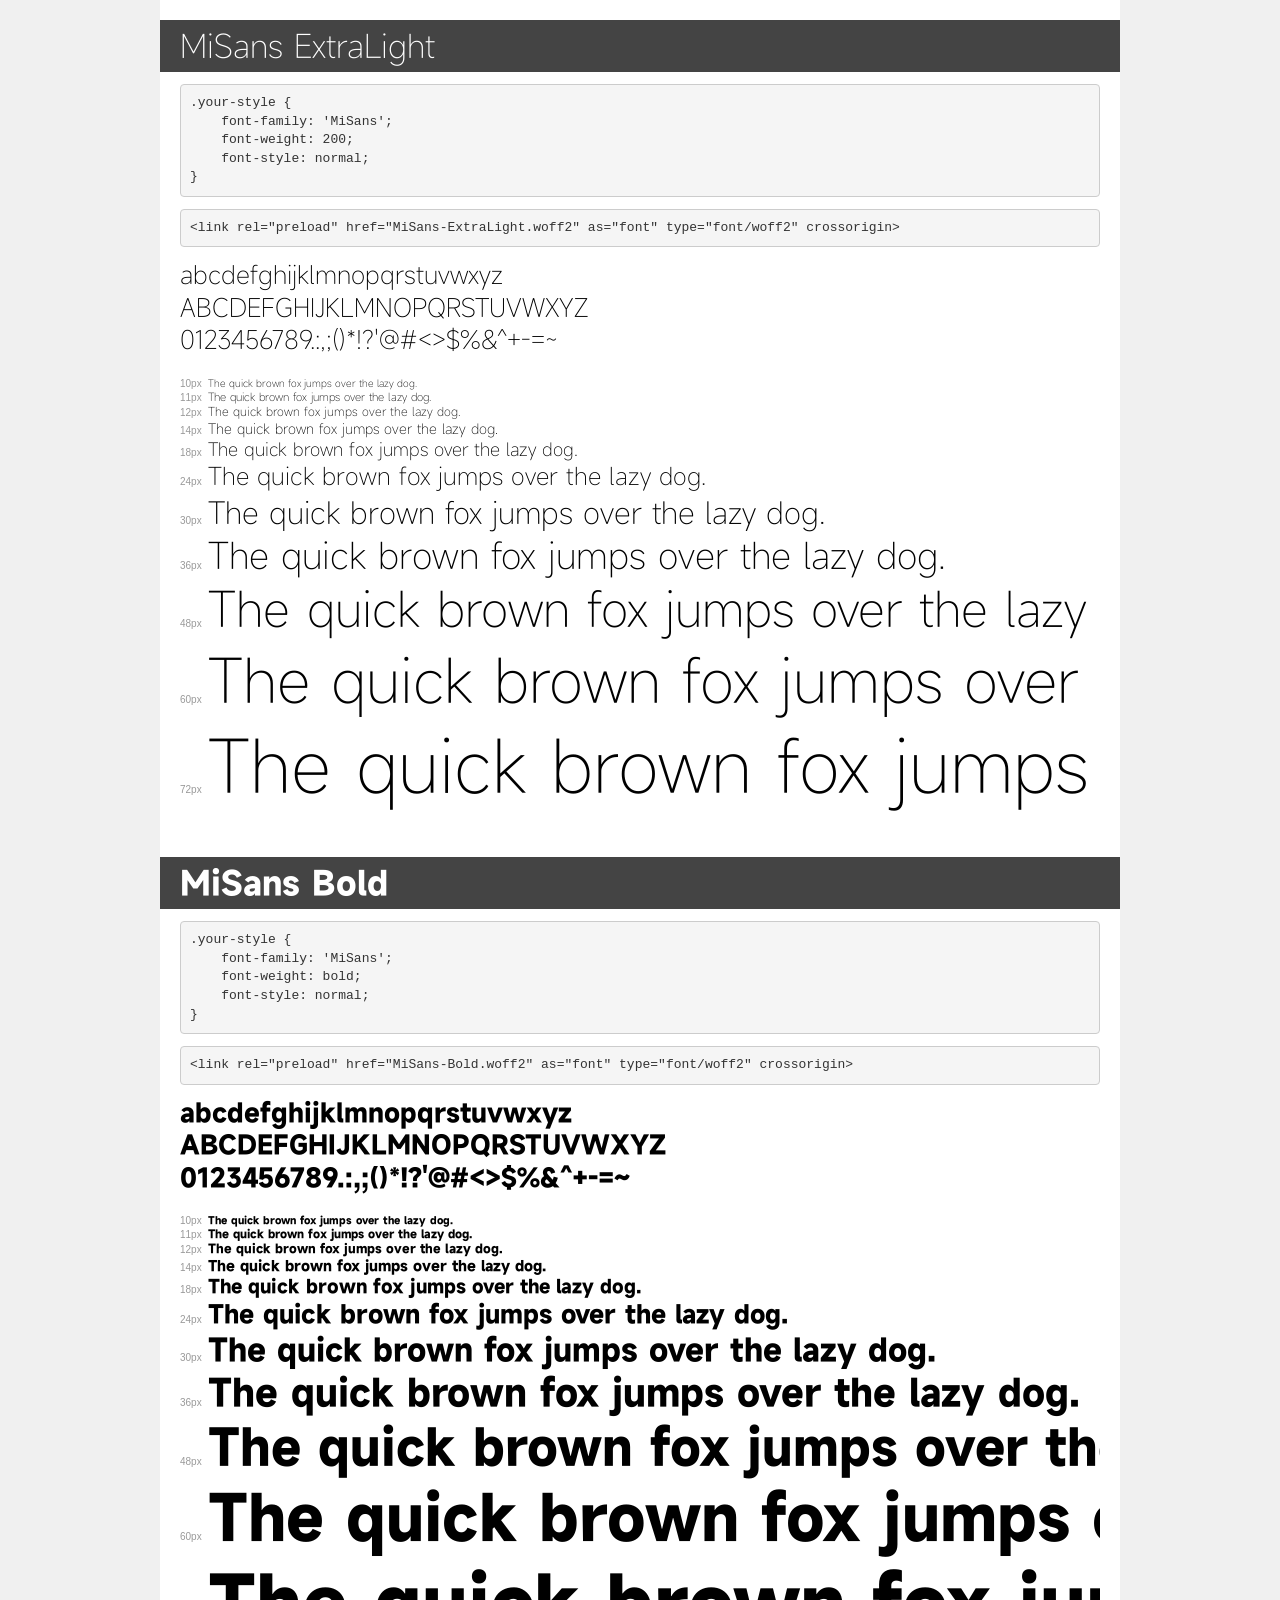
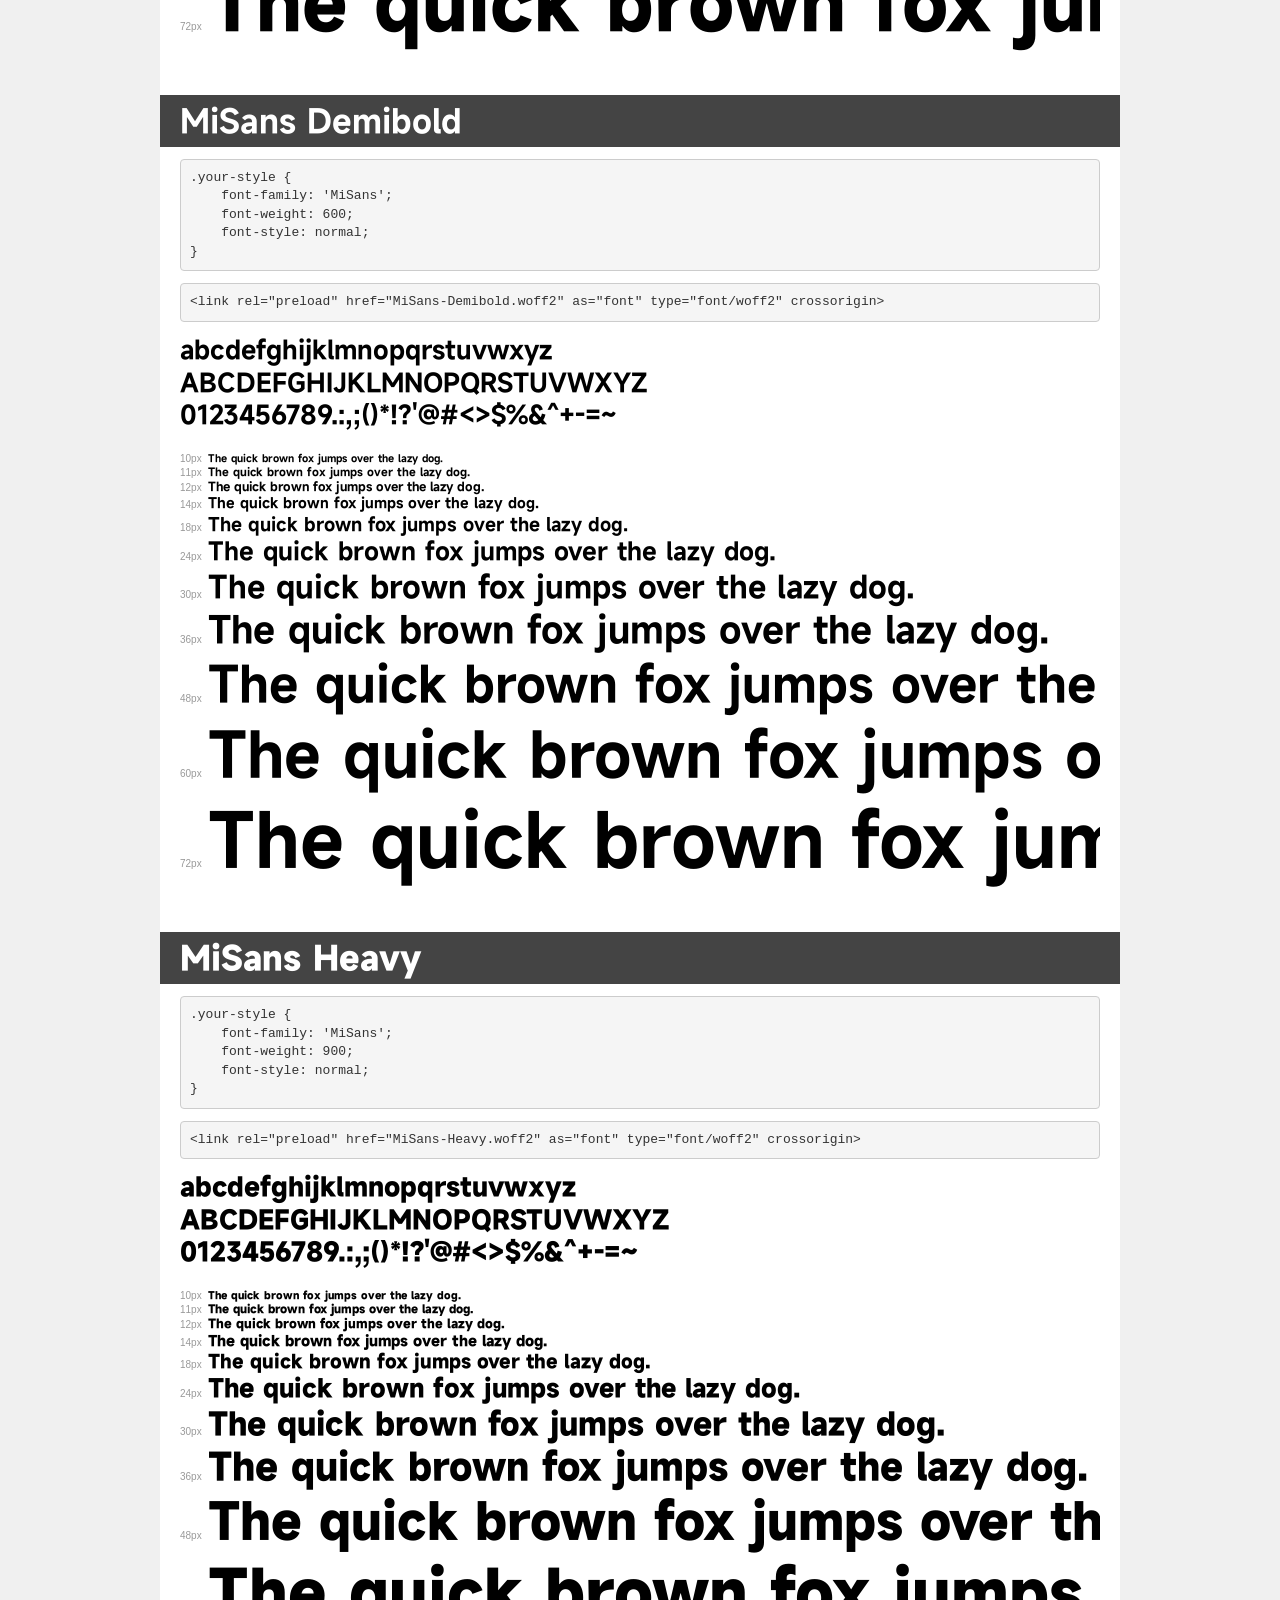
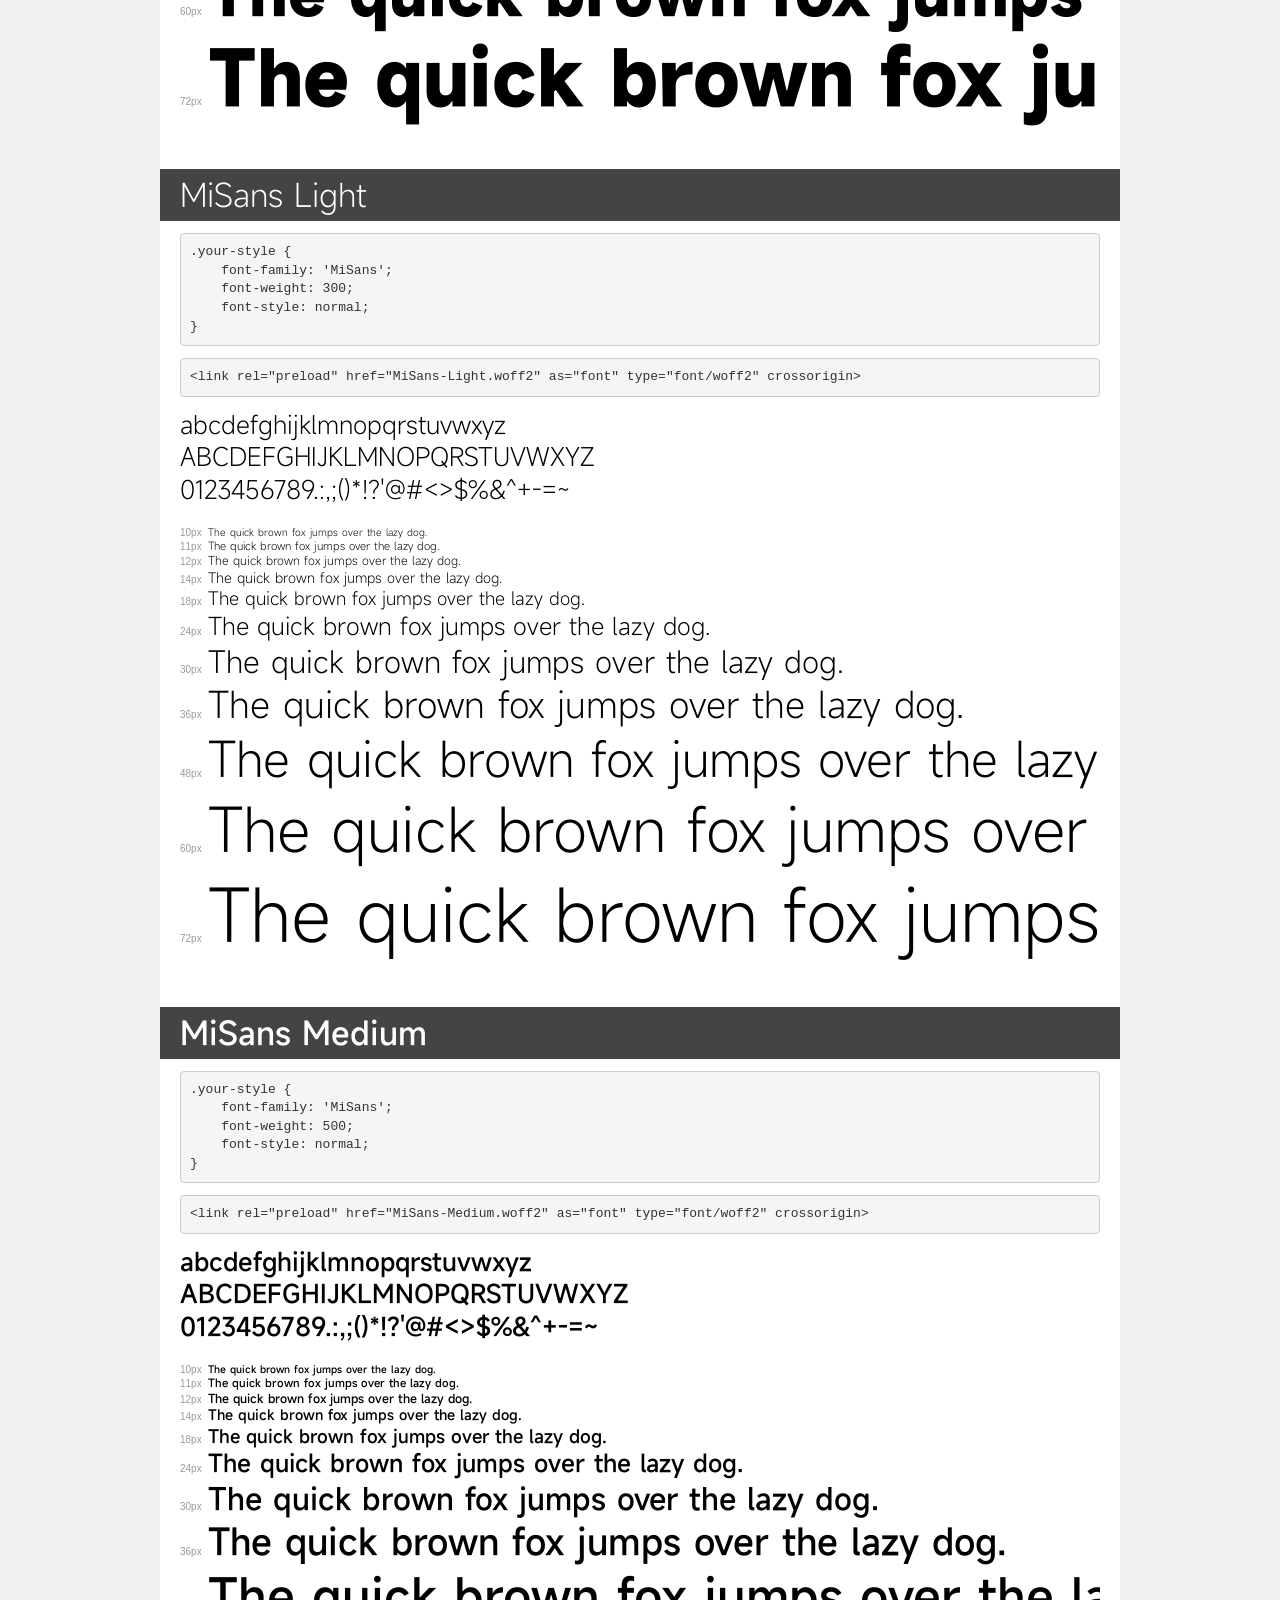
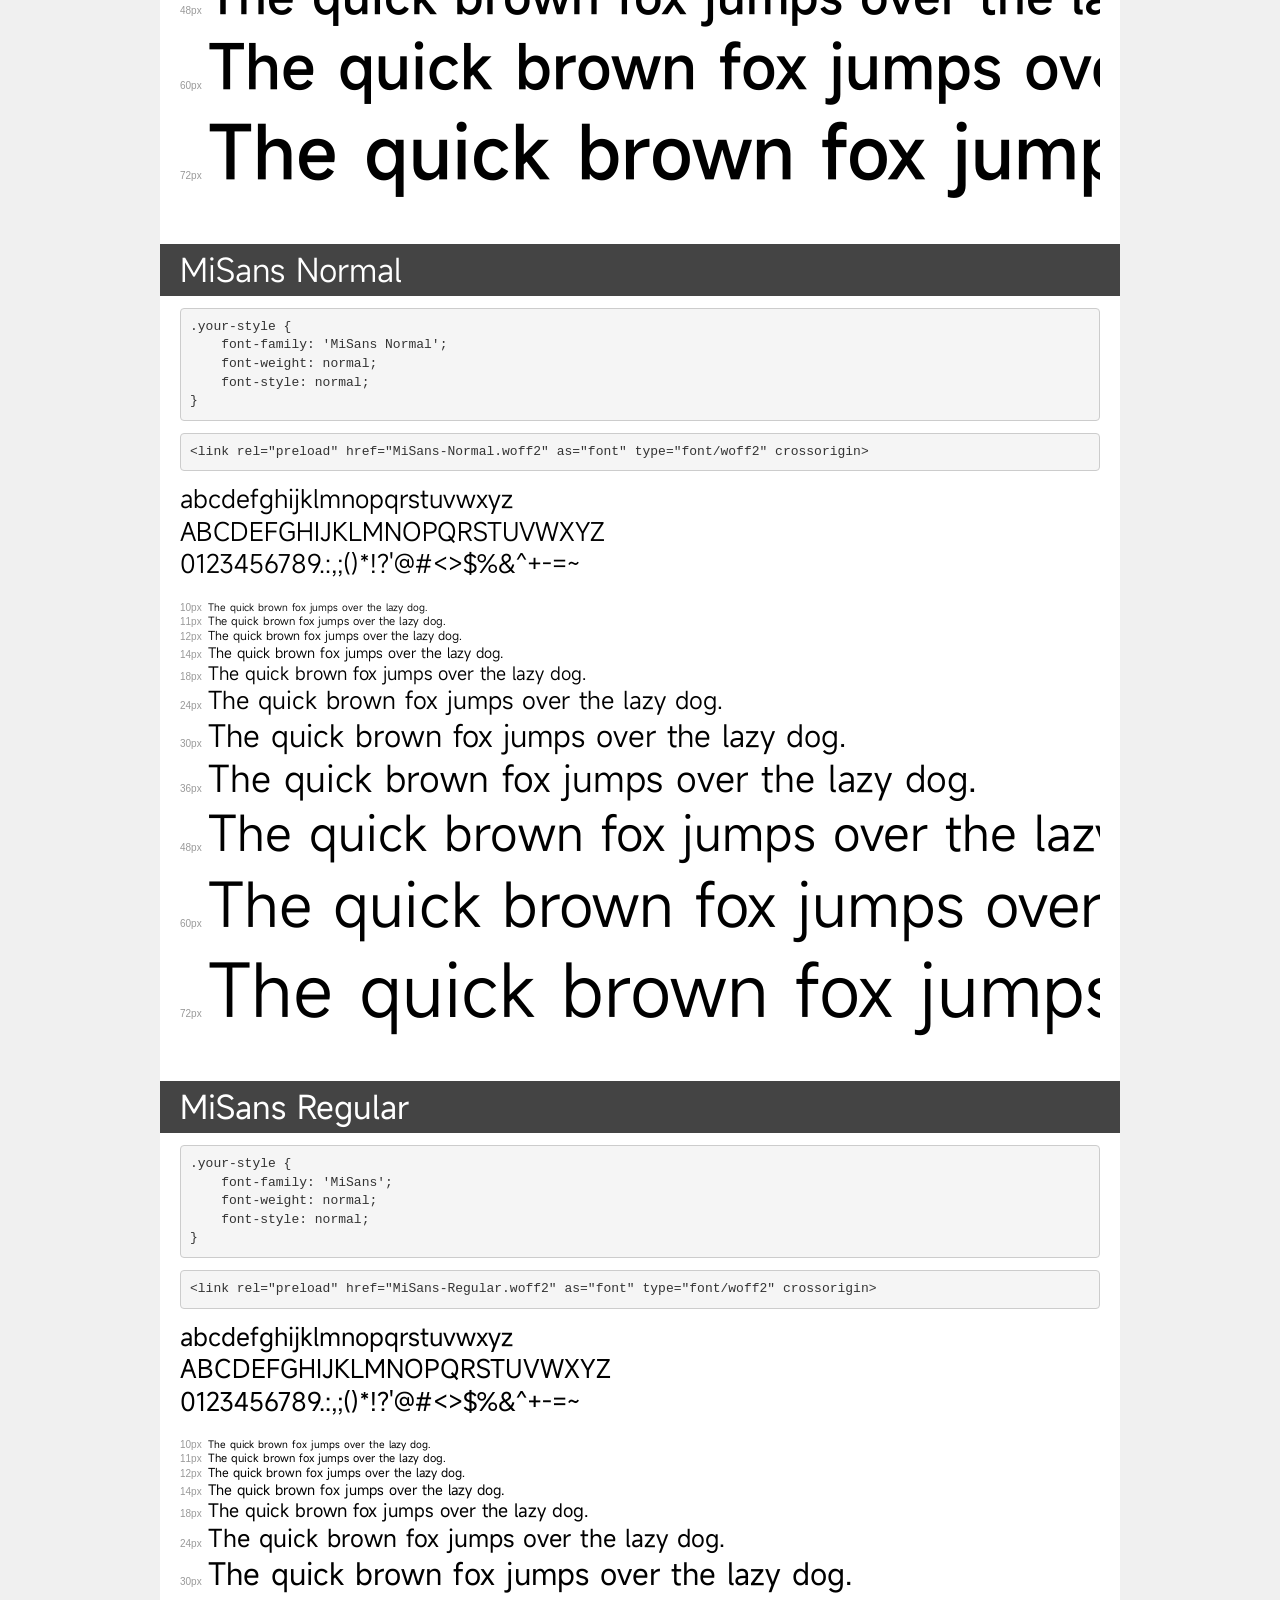
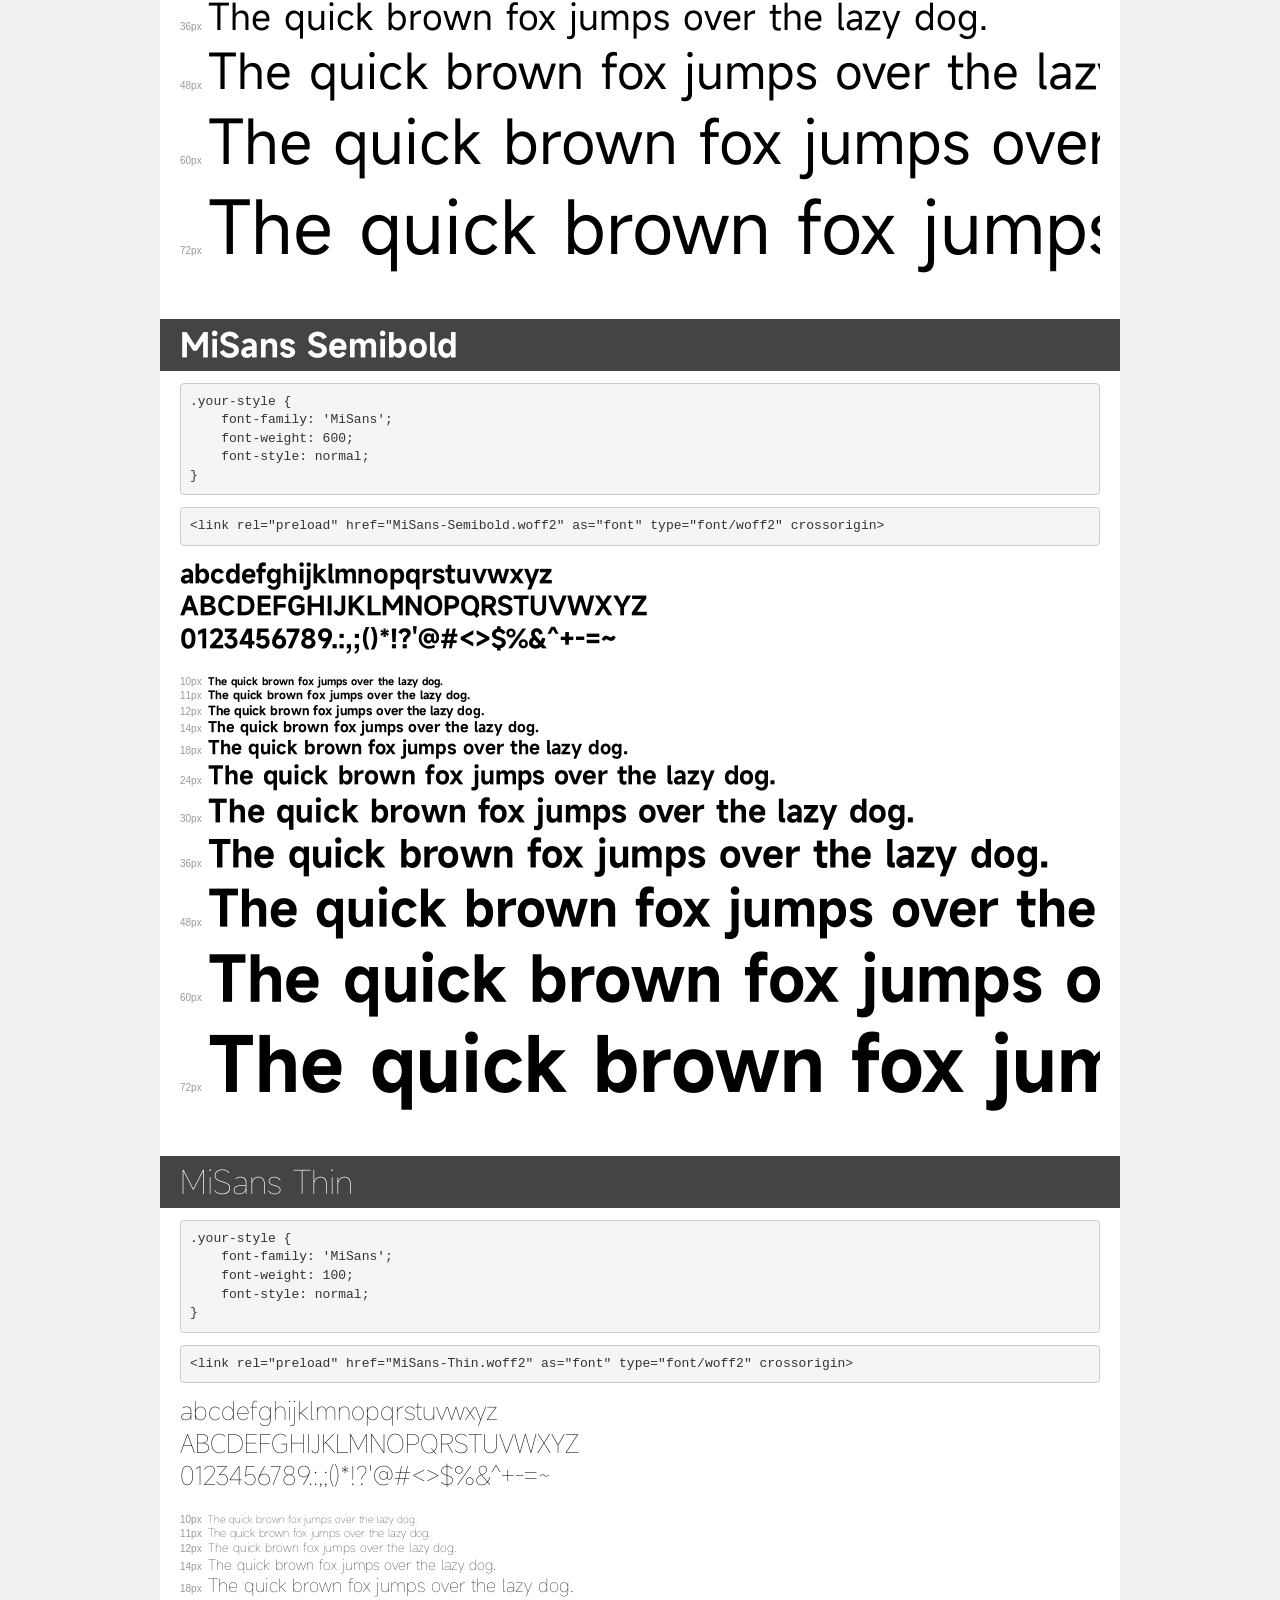
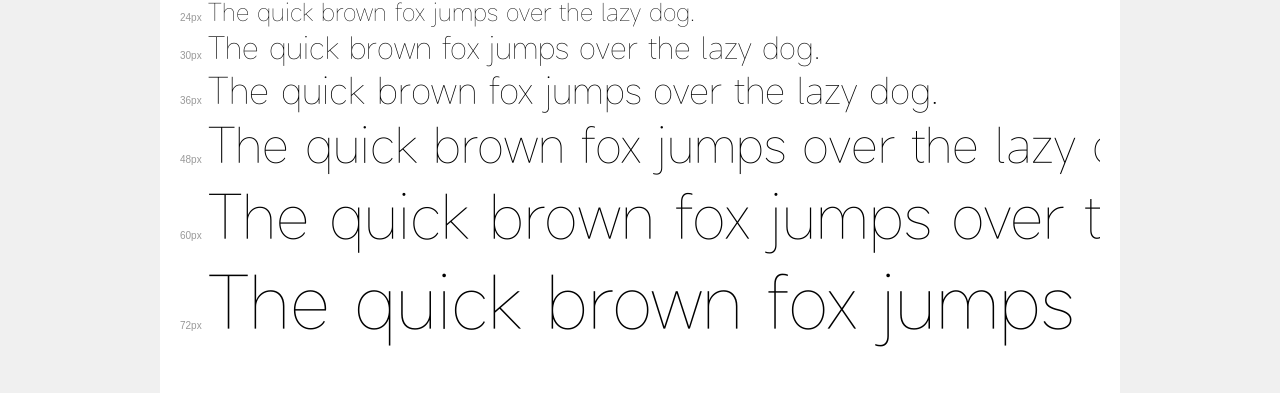
<file: fonts/Misans/demo.html>
<!DOCTYPE html>
<html lang="en">
<head>
    <meta charset="utf-8">
    <meta http-equiv="X-UA-Compatible" content="IE=edge">
    <meta name="viewport" content="width=device-width, initial-scale=1">
    <meta name="robots" content="noindex, noarchive">
    <meta name="format-detection" content="telephone=no">
    <title>Transfonter demo</title>
    <link href="stylesheet.css" rel="stylesheet">
    <style>
        /*
        http://meyerweb.com/eric/tools/css/reset/
        v2.0 | 20110126
        License: none (public domain)
        */
        html, body, div, span, applet, object, iframe,
        h1, h2, h3, h4, h5, h6, p, blockquote, pre,
        a, abbr, acronym, address, big, cite, code,
        del, dfn, em, img, ins, kbd, q, s, samp,
        small, strike, strong, sub, sup, tt, var,
        b, u, i, center,
        dl, dt, dd, ol, ul, li,
        fieldset, form, label, legend,
        table, caption, tbody, tfoot, thead, tr, th, td,
        article, aside, canvas, details, embed,
        figure, figcaption, footer, header, hgroup,
        menu, nav, output, ruby, section, summary,
        time, mark, audio, video {
            margin: 0;
            padding: 0;
            border: 0;
            font-size: 100%;
            font: inherit;
            vertical-align: baseline;
        }
        /* HTML5 display-role reset for older browsers */
        article, aside, details, figcaption, figure,
        footer, header, hgroup, menu, nav, section {
            display: block;
        }
        body {
            line-height: 1;
        }
        ol, ul {
            list-style: none;
        }
        blockquote, q {
            quotes: none;
        }
        blockquote:before, blockquote:after,
        q:before, q:after {
            content: '';
            content: none;
        }
        table {
            border-collapse: collapse;
            border-spacing: 0;
        }
        /* demo styles */
        body {
            background: #f0f0f0;
            color: #000;
        }
        .page {
            background: #fff;
            width: 920px;
            margin: 0 auto;
            padding: 20px 20px 0 20px;
            overflow: hidden;
        }
        .font-container {
            overflow-x: auto;
            overflow-y: hidden;
            margin-bottom: 40px;
            line-height: 1.3;
            white-space: nowrap;
            padding-bottom: 5px;
        }
        h1 {
            position: relative;
            background: #444;
            font-size: 32px;
            color: #fff;
            padding: 10px 20px;
            margin: 0 -20px 12px -20px;
        }
        .letters {
            font-size: 25px;
            margin-bottom: 20px;
        }
        .s10:before {
            content: '10px';
        }
        .s11:before {
            content: '11px';
        }
        .s12:before {
            content: '12px';
        }
        .s14:before {
            content: '14px';
        }
        .s18:before {
            content: '18px';
        }
        .s24:before {
            content: '24px';
        }
        .s30:before {
            content: '30px';
        }
        .s36:before {
            content: '36px';
        }
        .s48:before {
            content: '48px';
        }
        .s60:before {
            content: '60px';
        }
        .s72:before {
            content: '72px';
        }
        .s10:before, .s11:before, .s12:before, .s14:before,
        .s18:before, .s24:before, .s30:before, .s36:before,
        .s48:before, .s60:before, .s72:before {
            font-family: Arial, sans-serif;
            font-size: 10px;
            font-weight: normal;
            font-style: normal;
            color: #999;
            padding-right: 6px;
        }
        pre {
            display: block;
            padding: 9px;
            margin: 0 0 12px;
            font-family: Monaco, Menlo, Consolas, "Courier New", monospace;
            font-size: 13px;
            line-height: 1.428571429;
            color: #333;
            font-weight: normal;
            font-style: normal;
            background-color: #f5f5f5;
            border: 1px solid #ccc;
            overflow-x: auto;
            border-radius: 4px;
        }
        /* responsive */
        @media (max-width: 959px) {
            .page {
                width: auto;
                margin: 0;
            }
        }
    </style>
</head>
<body>
<div class="page">
    <div class="demo">
        <h1 style="font-family: 'MiSans'; font-weight: 200; font-style: normal;">MiSans ExtraLight</h1>
        <pre title="Usage">.your-style {
    font-family: 'MiSans';
    font-weight: 200;
    font-style: normal;
}</pre>
        <pre title="Preload (optional)">
&lt;link rel=&quot;preload&quot; href=&quot;MiSans-ExtraLight.woff2&quot; as=&quot;font&quot; type=&quot;font/woff2&quot; crossorigin&gt;</pre>
        <div class="font-container" style="font-family: 'MiSans'; font-weight: 200; font-style: normal;">
            <p class="letters">
                abcdefghijklmnopqrstuvwxyz<br>
ABCDEFGHIJKLMNOPQRSTUVWXYZ<br>
                0123456789.:,;()*!?'@#&lt;&gt;$%&^+-=~
            </p>
            <p class="s10" style="font-size: 10px;">The quick brown fox jumps over the lazy dog.</p>
            <p class="s11" style="font-size: 11px;">The quick brown fox jumps over the lazy dog.</p>
            <p class="s12" style="font-size: 12px;">The quick brown fox jumps over the lazy dog.</p>
            <p class="s14" style="font-size: 14px;">The quick brown fox jumps over the lazy dog.</p>
            <p class="s18" style="font-size: 18px;">The quick brown fox jumps over the lazy dog.</p>
            <p class="s24" style="font-size: 24px;">The quick brown fox jumps over the lazy dog.</p>
            <p class="s30" style="font-size: 30px;">The quick brown fox jumps over the lazy dog.</p>
            <p class="s36" style="font-size: 36px;">The quick brown fox jumps over the lazy dog.</p>
            <p class="s48" style="font-size: 48px;">The quick brown fox jumps over the lazy dog.</p>
            <p class="s60" style="font-size: 60px;">The quick brown fox jumps over the lazy dog.</p>
            <p class="s72" style="font-size: 72px;">The quick brown fox jumps over the lazy dog.</p>
        </div>
    </div>

    <div class="demo">
        <h1 style="font-family: 'MiSans'; font-weight: bold; font-style: normal;">MiSans Bold</h1>
        <pre title="Usage">.your-style {
    font-family: 'MiSans';
    font-weight: bold;
    font-style: normal;
}</pre>
        <pre title="Preload (optional)">
&lt;link rel=&quot;preload&quot; href=&quot;MiSans-Bold.woff2&quot; as=&quot;font&quot; type=&quot;font/woff2&quot; crossorigin&gt;</pre>
        <div class="font-container" style="font-family: 'MiSans'; font-weight: bold; font-style: normal;">
            <p class="letters">
                abcdefghijklmnopqrstuvwxyz<br>
ABCDEFGHIJKLMNOPQRSTUVWXYZ<br>
                0123456789.:,;()*!?'@#&lt;&gt;$%&^+-=~
            </p>
            <p class="s10" style="font-size: 10px;">The quick brown fox jumps over the lazy dog.</p>
            <p class="s11" style="font-size: 11px;">The quick brown fox jumps over the lazy dog.</p>
            <p class="s12" style="font-size: 12px;">The quick brown fox jumps over the lazy dog.</p>
            <p class="s14" style="font-size: 14px;">The quick brown fox jumps over the lazy dog.</p>
            <p class="s18" style="font-size: 18px;">The quick brown fox jumps over the lazy dog.</p>
            <p class="s24" style="font-size: 24px;">The quick brown fox jumps over the lazy dog.</p>
            <p class="s30" style="font-size: 30px;">The quick brown fox jumps over the lazy dog.</p>
            <p class="s36" style="font-size: 36px;">The quick brown fox jumps over the lazy dog.</p>
            <p class="s48" style="font-size: 48px;">The quick brown fox jumps over the lazy dog.</p>
            <p class="s60" style="font-size: 60px;">The quick brown fox jumps over the lazy dog.</p>
            <p class="s72" style="font-size: 72px;">The quick brown fox jumps over the lazy dog.</p>
        </div>
    </div>

    <div class="demo">
        <h1 style="font-family: 'MiSans'; font-weight: 600; font-style: normal;">MiSans Demibold</h1>
        <pre title="Usage">.your-style {
    font-family: 'MiSans';
    font-weight: 600;
    font-style: normal;
}</pre>
        <pre title="Preload (optional)">
&lt;link rel=&quot;preload&quot; href=&quot;MiSans-Demibold.woff2&quot; as=&quot;font&quot; type=&quot;font/woff2&quot; crossorigin&gt;</pre>
        <div class="font-container" style="font-family: 'MiSans'; font-weight: 600; font-style: normal;">
            <p class="letters">
                abcdefghijklmnopqrstuvwxyz<br>
ABCDEFGHIJKLMNOPQRSTUVWXYZ<br>
                0123456789.:,;()*!?'@#&lt;&gt;$%&^+-=~
            </p>
            <p class="s10" style="font-size: 10px;">The quick brown fox jumps over the lazy dog.</p>
            <p class="s11" style="font-size: 11px;">The quick brown fox jumps over the lazy dog.</p>
            <p class="s12" style="font-size: 12px;">The quick brown fox jumps over the lazy dog.</p>
            <p class="s14" style="font-size: 14px;">The quick brown fox jumps over the lazy dog.</p>
            <p class="s18" style="font-size: 18px;">The quick brown fox jumps over the lazy dog.</p>
            <p class="s24" style="font-size: 24px;">The quick brown fox jumps over the lazy dog.</p>
            <p class="s30" style="font-size: 30px;">The quick brown fox jumps over the lazy dog.</p>
            <p class="s36" style="font-size: 36px;">The quick brown fox jumps over the lazy dog.</p>
            <p class="s48" style="font-size: 48px;">The quick brown fox jumps over the lazy dog.</p>
            <p class="s60" style="font-size: 60px;">The quick brown fox jumps over the lazy dog.</p>
            <p class="s72" style="font-size: 72px;">The quick brown fox jumps over the lazy dog.</p>
        </div>
    </div>

    <div class="demo">
        <h1 style="font-family: 'MiSans'; font-weight: 900; font-style: normal;">MiSans Heavy</h1>
        <pre title="Usage">.your-style {
    font-family: 'MiSans';
    font-weight: 900;
    font-style: normal;
}</pre>
        <pre title="Preload (optional)">
&lt;link rel=&quot;preload&quot; href=&quot;MiSans-Heavy.woff2&quot; as=&quot;font&quot; type=&quot;font/woff2&quot; crossorigin&gt;</pre>
        <div class="font-container" style="font-family: 'MiSans'; font-weight: 900; font-style: normal;">
            <p class="letters">
                abcdefghijklmnopqrstuvwxyz<br>
ABCDEFGHIJKLMNOPQRSTUVWXYZ<br>
                0123456789.:,;()*!?'@#&lt;&gt;$%&^+-=~
            </p>
            <p class="s10" style="font-size: 10px;">The quick brown fox jumps over the lazy dog.</p>
            <p class="s11" style="font-size: 11px;">The quick brown fox jumps over the lazy dog.</p>
            <p class="s12" style="font-size: 12px;">The quick brown fox jumps over the lazy dog.</p>
            <p class="s14" style="font-size: 14px;">The quick brown fox jumps over the lazy dog.</p>
            <p class="s18" style="font-size: 18px;">The quick brown fox jumps over the lazy dog.</p>
            <p class="s24" style="font-size: 24px;">The quick brown fox jumps over the lazy dog.</p>
            <p class="s30" style="font-size: 30px;">The quick brown fox jumps over the lazy dog.</p>
            <p class="s36" style="font-size: 36px;">The quick brown fox jumps over the lazy dog.</p>
            <p class="s48" style="font-size: 48px;">The quick brown fox jumps over the lazy dog.</p>
            <p class="s60" style="font-size: 60px;">The quick brown fox jumps over the lazy dog.</p>
            <p class="s72" style="font-size: 72px;">The quick brown fox jumps over the lazy dog.</p>
        </div>
    </div>

    <div class="demo">
        <h1 style="font-family: 'MiSans'; font-weight: 300; font-style: normal;">MiSans Light</h1>
        <pre title="Usage">.your-style {
    font-family: 'MiSans';
    font-weight: 300;
    font-style: normal;
}</pre>
        <pre title="Preload (optional)">
&lt;link rel=&quot;preload&quot; href=&quot;MiSans-Light.woff2&quot; as=&quot;font&quot; type=&quot;font/woff2&quot; crossorigin&gt;</pre>
        <div class="font-container" style="font-family: 'MiSans'; font-weight: 300; font-style: normal;">
            <p class="letters">
                abcdefghijklmnopqrstuvwxyz<br>
ABCDEFGHIJKLMNOPQRSTUVWXYZ<br>
                0123456789.:,;()*!?'@#&lt;&gt;$%&^+-=~
            </p>
            <p class="s10" style="font-size: 10px;">The quick brown fox jumps over the lazy dog.</p>
            <p class="s11" style="font-size: 11px;">The quick brown fox jumps over the lazy dog.</p>
            <p class="s12" style="font-size: 12px;">The quick brown fox jumps over the lazy dog.</p>
            <p class="s14" style="font-size: 14px;">The quick brown fox jumps over the lazy dog.</p>
            <p class="s18" style="font-size: 18px;">The quick brown fox jumps over the lazy dog.</p>
            <p class="s24" style="font-size: 24px;">The quick brown fox jumps over the lazy dog.</p>
            <p class="s30" style="font-size: 30px;">The quick brown fox jumps over the lazy dog.</p>
            <p class="s36" style="font-size: 36px;">The quick brown fox jumps over the lazy dog.</p>
            <p class="s48" style="font-size: 48px;">The quick brown fox jumps over the lazy dog.</p>
            <p class="s60" style="font-size: 60px;">The quick brown fox jumps over the lazy dog.</p>
            <p class="s72" style="font-size: 72px;">The quick brown fox jumps over the lazy dog.</p>
        </div>
    </div>

    <div class="demo">
        <h1 style="font-family: 'MiSans'; font-weight: 500; font-style: normal;">MiSans Medium</h1>
        <pre title="Usage">.your-style {
    font-family: 'MiSans';
    font-weight: 500;
    font-style: normal;
}</pre>
        <pre title="Preload (optional)">
&lt;link rel=&quot;preload&quot; href=&quot;MiSans-Medium.woff2&quot; as=&quot;font&quot; type=&quot;font/woff2&quot; crossorigin&gt;</pre>
        <div class="font-container" style="font-family: 'MiSans'; font-weight: 500; font-style: normal;">
            <p class="letters">
                abcdefghijklmnopqrstuvwxyz<br>
ABCDEFGHIJKLMNOPQRSTUVWXYZ<br>
                0123456789.:,;()*!?'@#&lt;&gt;$%&^+-=~
            </p>
            <p class="s10" style="font-size: 10px;">The quick brown fox jumps over the lazy dog.</p>
            <p class="s11" style="font-size: 11px;">The quick brown fox jumps over the lazy dog.</p>
            <p class="s12" style="font-size: 12px;">The quick brown fox jumps over the lazy dog.</p>
            <p class="s14" style="font-size: 14px;">The quick brown fox jumps over the lazy dog.</p>
            <p class="s18" style="font-size: 18px;">The quick brown fox jumps over the lazy dog.</p>
            <p class="s24" style="font-size: 24px;">The quick brown fox jumps over the lazy dog.</p>
            <p class="s30" style="font-size: 30px;">The quick brown fox jumps over the lazy dog.</p>
            <p class="s36" style="font-size: 36px;">The quick brown fox jumps over the lazy dog.</p>
            <p class="s48" style="font-size: 48px;">The quick brown fox jumps over the lazy dog.</p>
            <p class="s60" style="font-size: 60px;">The quick brown fox jumps over the lazy dog.</p>
            <p class="s72" style="font-size: 72px;">The quick brown fox jumps over the lazy dog.</p>
        </div>
    </div>

    <div class="demo">
        <h1 style="font-family: 'MiSans Normal'; font-weight: normal; font-style: normal;">MiSans Normal</h1>
        <pre title="Usage">.your-style {
    font-family: 'MiSans Normal';
    font-weight: normal;
    font-style: normal;
}</pre>
        <pre title="Preload (optional)">
&lt;link rel=&quot;preload&quot; href=&quot;MiSans-Normal.woff2&quot; as=&quot;font&quot; type=&quot;font/woff2&quot; crossorigin&gt;</pre>
        <div class="font-container" style="font-family: 'MiSans Normal'; font-weight: normal; font-style: normal;">
            <p class="letters">
                abcdefghijklmnopqrstuvwxyz<br>
ABCDEFGHIJKLMNOPQRSTUVWXYZ<br>
                0123456789.:,;()*!?'@#&lt;&gt;$%&^+-=~
            </p>
            <p class="s10" style="font-size: 10px;">The quick brown fox jumps over the lazy dog.</p>
            <p class="s11" style="font-size: 11px;">The quick brown fox jumps over the lazy dog.</p>
            <p class="s12" style="font-size: 12px;">The quick brown fox jumps over the lazy dog.</p>
            <p class="s14" style="font-size: 14px;">The quick brown fox jumps over the lazy dog.</p>
            <p class="s18" style="font-size: 18px;">The quick brown fox jumps over the lazy dog.</p>
            <p class="s24" style="font-size: 24px;">The quick brown fox jumps over the lazy dog.</p>
            <p class="s30" style="font-size: 30px;">The quick brown fox jumps over the lazy dog.</p>
            <p class="s36" style="font-size: 36px;">The quick brown fox jumps over the lazy dog.</p>
            <p class="s48" style="font-size: 48px;">The quick brown fox jumps over the lazy dog.</p>
            <p class="s60" style="font-size: 60px;">The quick brown fox jumps over the lazy dog.</p>
            <p class="s72" style="font-size: 72px;">The quick brown fox jumps over the lazy dog.</p>
        </div>
    </div>

    <div class="demo">
        <h1 style="font-family: 'MiSans'; font-weight: normal; font-style: normal;">MiSans Regular</h1>
        <pre title="Usage">.your-style {
    font-family: 'MiSans';
    font-weight: normal;
    font-style: normal;
}</pre>
        <pre title="Preload (optional)">
&lt;link rel=&quot;preload&quot; href=&quot;MiSans-Regular.woff2&quot; as=&quot;font&quot; type=&quot;font/woff2&quot; crossorigin&gt;</pre>
        <div class="font-container" style="font-family: 'MiSans'; font-weight: normal; font-style: normal;">
            <p class="letters">
                abcdefghijklmnopqrstuvwxyz<br>
ABCDEFGHIJKLMNOPQRSTUVWXYZ<br>
                0123456789.:,;()*!?'@#&lt;&gt;$%&^+-=~
            </p>
            <p class="s10" style="font-size: 10px;">The quick brown fox jumps over the lazy dog.</p>
            <p class="s11" style="font-size: 11px;">The quick brown fox jumps over the lazy dog.</p>
            <p class="s12" style="font-size: 12px;">The quick brown fox jumps over the lazy dog.</p>
            <p class="s14" style="font-size: 14px;">The quick brown fox jumps over the lazy dog.</p>
            <p class="s18" style="font-size: 18px;">The quick brown fox jumps over the lazy dog.</p>
            <p class="s24" style="font-size: 24px;">The quick brown fox jumps over the lazy dog.</p>
            <p class="s30" style="font-size: 30px;">The quick brown fox jumps over the lazy dog.</p>
            <p class="s36" style="font-size: 36px;">The quick brown fox jumps over the lazy dog.</p>
            <p class="s48" style="font-size: 48px;">The quick brown fox jumps over the lazy dog.</p>
            <p class="s60" style="font-size: 60px;">The quick brown fox jumps over the lazy dog.</p>
            <p class="s72" style="font-size: 72px;">The quick brown fox jumps over the lazy dog.</p>
        </div>
    </div>

    <div class="demo">
        <h1 style="font-family: 'MiSans'; font-weight: 600; font-style: normal;">MiSans Semibold</h1>
        <pre title="Usage">.your-style {
    font-family: 'MiSans';
    font-weight: 600;
    font-style: normal;
}</pre>
        <pre title="Preload (optional)">
&lt;link rel=&quot;preload&quot; href=&quot;MiSans-Semibold.woff2&quot; as=&quot;font&quot; type=&quot;font/woff2&quot; crossorigin&gt;</pre>
        <div class="font-container" style="font-family: 'MiSans'; font-weight: 600; font-style: normal;">
            <p class="letters">
                abcdefghijklmnopqrstuvwxyz<br>
ABCDEFGHIJKLMNOPQRSTUVWXYZ<br>
                0123456789.:,;()*!?'@#&lt;&gt;$%&^+-=~
            </p>
            <p class="s10" style="font-size: 10px;">The quick brown fox jumps over the lazy dog.</p>
            <p class="s11" style="font-size: 11px;">The quick brown fox jumps over the lazy dog.</p>
            <p class="s12" style="font-size: 12px;">The quick brown fox jumps over the lazy dog.</p>
            <p class="s14" style="font-size: 14px;">The quick brown fox jumps over the lazy dog.</p>
            <p class="s18" style="font-size: 18px;">The quick brown fox jumps over the lazy dog.</p>
            <p class="s24" style="font-size: 24px;">The quick brown fox jumps over the lazy dog.</p>
            <p class="s30" style="font-size: 30px;">The quick brown fox jumps over the lazy dog.</p>
            <p class="s36" style="font-size: 36px;">The quick brown fox jumps over the lazy dog.</p>
            <p class="s48" style="font-size: 48px;">The quick brown fox jumps over the lazy dog.</p>
            <p class="s60" style="font-size: 60px;">The quick brown fox jumps over the lazy dog.</p>
            <p class="s72" style="font-size: 72px;">The quick brown fox jumps over the lazy dog.</p>
        </div>
    </div>

    <div class="demo">
        <h1 style="font-family: 'MiSans'; font-weight: 100; font-style: normal;">MiSans Thin</h1>
        <pre title="Usage">.your-style {
    font-family: 'MiSans';
    font-weight: 100;
    font-style: normal;
}</pre>
        <pre title="Preload (optional)">
&lt;link rel=&quot;preload&quot; href=&quot;MiSans-Thin.woff2&quot; as=&quot;font&quot; type=&quot;font/woff2&quot; crossorigin&gt;</pre>
        <div class="font-container" style="font-family: 'MiSans'; font-weight: 100; font-style: normal;">
            <p class="letters">
                abcdefghijklmnopqrstuvwxyz<br>
ABCDEFGHIJKLMNOPQRSTUVWXYZ<br>
                0123456789.:,;()*!?'@#&lt;&gt;$%&^+-=~
            </p>
            <p class="s10" style="font-size: 10px;">The quick brown fox jumps over the lazy dog.</p>
            <p class="s11" style="font-size: 11px;">The quick brown fox jumps over the lazy dog.</p>
            <p class="s12" style="font-size: 12px;">The quick brown fox jumps over the lazy dog.</p>
            <p class="s14" style="font-size: 14px;">The quick brown fox jumps over the lazy dog.</p>
            <p class="s18" style="font-size: 18px;">The quick brown fox jumps over the lazy dog.</p>
            <p class="s24" style="font-size: 24px;">The quick brown fox jumps over the lazy dog.</p>
            <p class="s30" style="font-size: 30px;">The quick brown fox jumps over the lazy dog.</p>
            <p class="s36" style="font-size: 36px;">The quick brown fox jumps over the lazy dog.</p>
            <p class="s48" style="font-size: 48px;">The quick brown fox jumps over the lazy dog.</p>
            <p class="s60" style="font-size: 60px;">The quick brown fox jumps over the lazy dog.</p>
            <p class="s72" style="font-size: 72px;">The quick brown fox jumps over the lazy dog.</p>
        </div>
    </div>

</div>
</body>
</html>
</file>
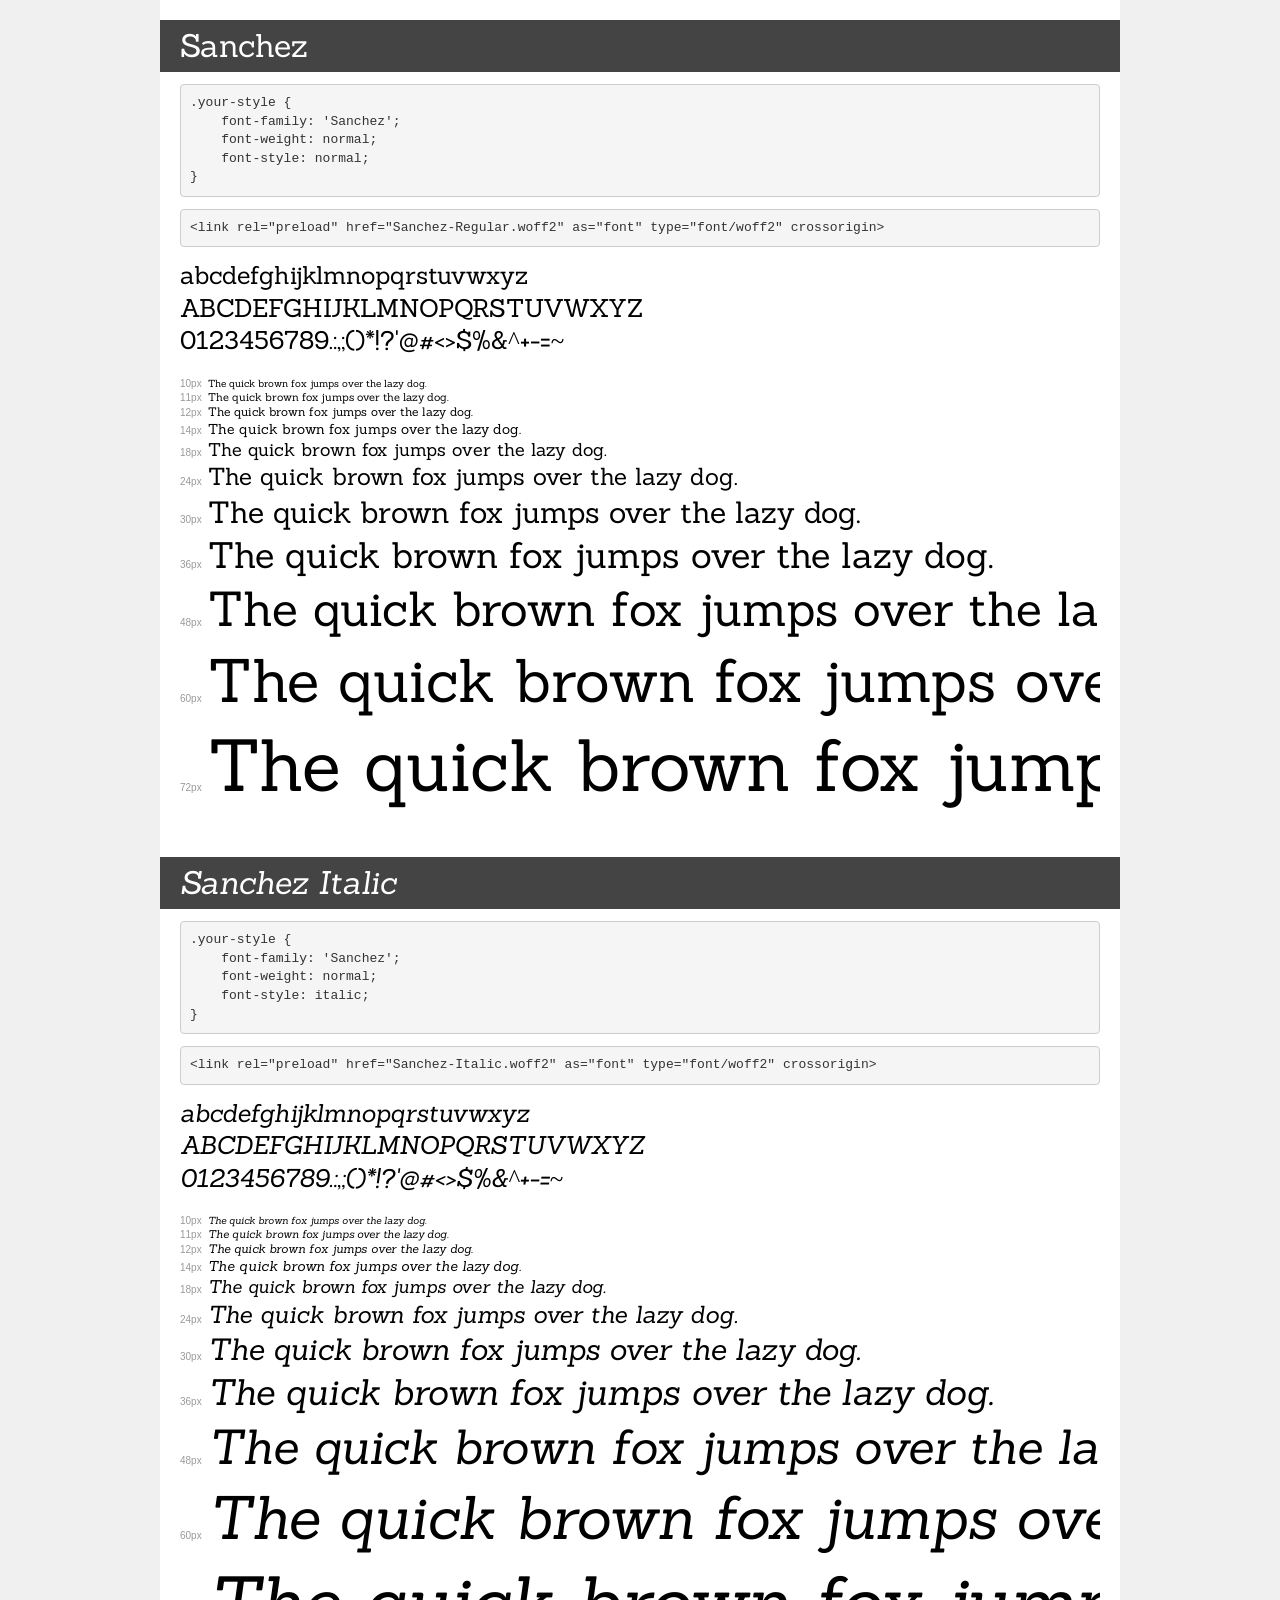
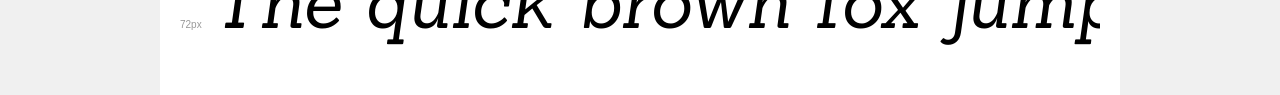
<file: fonts/Sanchez/demo.html>
<!DOCTYPE html>
<html lang="en">
<head>
    <meta charset="utf-8">
    <meta http-equiv="X-UA-Compatible" content="IE=edge">
    <meta name="viewport" content="width=device-width, initial-scale=1">
    <meta name="robots" content="noindex, noarchive">
    <meta name="format-detection" content="telephone=no">
    <title>Transfonter demo</title>
    <link href="stylesheet.css" rel="stylesheet">
    <style>
        /*
        http://meyerweb.com/eric/tools/css/reset/
        v2.0 | 20110126
        License: none (public domain)
        */
        html, body, div, span, applet, object, iframe,
        h1, h2, h3, h4, h5, h6, p, blockquote, pre,
        a, abbr, acronym, address, big, cite, code,
        del, dfn, em, img, ins, kbd, q, s, samp,
        small, strike, strong, sub, sup, tt, var,
        b, u, i, center,
        dl, dt, dd, ol, ul, li,
        fieldset, form, label, legend,
        table, caption, tbody, tfoot, thead, tr, th, td,
        article, aside, canvas, details, embed,
        figure, figcaption, footer, header, hgroup,
        menu, nav, output, ruby, section, summary,
        time, mark, audio, video {
            margin: 0;
            padding: 0;
            border: 0;
            font-size: 100%;
            font: inherit;
            vertical-align: baseline;
        }
        /* HTML5 display-role reset for older browsers */
        article, aside, details, figcaption, figure,
        footer, header, hgroup, menu, nav, section {
            display: block;
        }
        body {
            line-height: 1;
        }
        ol, ul {
            list-style: none;
        }
        blockquote, q {
            quotes: none;
        }
        blockquote:before, blockquote:after,
        q:before, q:after {
            content: '';
            content: none;
        }
        table {
            border-collapse: collapse;
            border-spacing: 0;
        }
        /* demo styles */
        body {
            background: #f0f0f0;
            color: #000;
        }
        .page {
            background: #fff;
            width: 920px;
            margin: 0 auto;
            padding: 20px 20px 0 20px;
            overflow: hidden;
        }
        .font-container {
            overflow-x: auto;
            overflow-y: hidden;
            margin-bottom: 40px;
            line-height: 1.3;
            white-space: nowrap;
            padding-bottom: 5px;
        }
        h1 {
            position: relative;
            background: #444;
            font-size: 32px;
            color: #fff;
            padding: 10px 20px;
            margin: 0 -20px 12px -20px;
        }
        .letters {
            font-size: 25px;
            margin-bottom: 20px;
        }
        .s10:before {
            content: '10px';
        }
        .s11:before {
            content: '11px';
        }
        .s12:before {
            content: '12px';
        }
        .s14:before {
            content: '14px';
        }
        .s18:before {
            content: '18px';
        }
        .s24:before {
            content: '24px';
        }
        .s30:before {
            content: '30px';
        }
        .s36:before {
            content: '36px';
        }
        .s48:before {
            content: '48px';
        }
        .s60:before {
            content: '60px';
        }
        .s72:before {
            content: '72px';
        }
        .s10:before, .s11:before, .s12:before, .s14:before,
        .s18:before, .s24:before, .s30:before, .s36:before,
        .s48:before, .s60:before, .s72:before {
            font-family: Arial, sans-serif;
            font-size: 10px;
            font-weight: normal;
            font-style: normal;
            color: #999;
            padding-right: 6px;
        }
        pre {
            display: block;
            padding: 9px;
            margin: 0 0 12px;
            font-family: Monaco, Menlo, Consolas, "Courier New", monospace;
            font-size: 13px;
            line-height: 1.428571429;
            color: #333;
            font-weight: normal;
            font-style: normal;
            background-color: #f5f5f5;
            border: 1px solid #ccc;
            overflow-x: auto;
            border-radius: 4px;
        }
        /* responsive */
        @media (max-width: 959px) {
            .page {
                width: auto;
                margin: 0;
            }
        }
    </style>
</head>
<body>
<div class="page">
    <div class="demo">
        <h1 style="font-family: 'Sanchez'; font-weight: normal; font-style: normal;">Sanchez</h1>
        <pre title="Usage">.your-style {
    font-family: 'Sanchez';
    font-weight: normal;
    font-style: normal;
}</pre>
        <pre title="Preload (optional)">
&lt;link rel=&quot;preload&quot; href=&quot;Sanchez-Regular.woff2&quot; as=&quot;font&quot; type=&quot;font/woff2&quot; crossorigin&gt;</pre>
        <div class="font-container" style="font-family: 'Sanchez'; font-weight: normal; font-style: normal;">
            <p class="letters">
                abcdefghijklmnopqrstuvwxyz<br>
ABCDEFGHIJKLMNOPQRSTUVWXYZ<br>
                0123456789.:,;()*!?'@#&lt;&gt;$%&^+-=~
            </p>
            <p class="s10" style="font-size: 10px;">The quick brown fox jumps over the lazy dog.</p>
            <p class="s11" style="font-size: 11px;">The quick brown fox jumps over the lazy dog.</p>
            <p class="s12" style="font-size: 12px;">The quick brown fox jumps over the lazy dog.</p>
            <p class="s14" style="font-size: 14px;">The quick brown fox jumps over the lazy dog.</p>
            <p class="s18" style="font-size: 18px;">The quick brown fox jumps over the lazy dog.</p>
            <p class="s24" style="font-size: 24px;">The quick brown fox jumps over the lazy dog.</p>
            <p class="s30" style="font-size: 30px;">The quick brown fox jumps over the lazy dog.</p>
            <p class="s36" style="font-size: 36px;">The quick brown fox jumps over the lazy dog.</p>
            <p class="s48" style="font-size: 48px;">The quick brown fox jumps over the lazy dog.</p>
            <p class="s60" style="font-size: 60px;">The quick brown fox jumps over the lazy dog.</p>
            <p class="s72" style="font-size: 72px;">The quick brown fox jumps over the lazy dog.</p>
        </div>
    </div>

    <div class="demo">
        <h1 style="font-family: 'Sanchez'; font-weight: normal; font-style: italic;">Sanchez Italic</h1>
        <pre title="Usage">.your-style {
    font-family: 'Sanchez';
    font-weight: normal;
    font-style: italic;
}</pre>
        <pre title="Preload (optional)">
&lt;link rel=&quot;preload&quot; href=&quot;Sanchez-Italic.woff2&quot; as=&quot;font&quot; type=&quot;font/woff2&quot; crossorigin&gt;</pre>
        <div class="font-container" style="font-family: 'Sanchez'; font-weight: normal; font-style: italic;">
            <p class="letters">
                abcdefghijklmnopqrstuvwxyz<br>
ABCDEFGHIJKLMNOPQRSTUVWXYZ<br>
                0123456789.:,;()*!?'@#&lt;&gt;$%&^+-=~
            </p>
            <p class="s10" style="font-size: 10px;">The quick brown fox jumps over the lazy dog.</p>
            <p class="s11" style="font-size: 11px;">The quick brown fox jumps over the lazy dog.</p>
            <p class="s12" style="font-size: 12px;">The quick brown fox jumps over the lazy dog.</p>
            <p class="s14" style="font-size: 14px;">The quick brown fox jumps over the lazy dog.</p>
            <p class="s18" style="font-size: 18px;">The quick brown fox jumps over the lazy dog.</p>
            <p class="s24" style="font-size: 24px;">The quick brown fox jumps over the lazy dog.</p>
            <p class="s30" style="font-size: 30px;">The quick brown fox jumps over the lazy dog.</p>
            <p class="s36" style="font-size: 36px;">The quick brown fox jumps over the lazy dog.</p>
            <p class="s48" style="font-size: 48px;">The quick brown fox jumps over the lazy dog.</p>
            <p class="s60" style="font-size: 60px;">The quick brown fox jumps over the lazy dog.</p>
            <p class="s72" style="font-size: 72px;">The quick brown fox jumps over the lazy dog.</p>
        </div>
    </div>

</div>
</body>
</html>
</file>
<file: fonts/Misans/stylesheet.css>
@font-face {
    font-family: 'MiSans';
    src: url('MiSans-ExtraLight.woff2') format('woff2'),
        url('MiSans-ExtraLight.woff') format('woff');
    font-weight: 200;
    font-style: normal;
    font-display: swap;
}

@font-face {
    font-family: 'MiSans';
    src: url('MiSans-Bold.woff2') format('woff2'),
        url('MiSans-Bold.woff') format('woff');
    font-weight: bold;
    font-style: normal;
    font-display: swap;
}

@font-face {
    font-family: 'MiSans';
    src: url('MiSans-Demibold.woff2') format('woff2'),
        url('MiSans-Demibold.woff') format('woff');
    font-weight: 600;
    font-style: normal;
    font-display: swap;
}

@font-face {
    font-family: 'MiSans';
    src: url('MiSans-Heavy.woff2') format('woff2'),
        url('MiSans-Heavy.woff') format('woff');
    font-weight: 900;
    font-style: normal;
    font-display: swap;
}

@font-face {
    font-family: 'MiSans';
    src: url('MiSans-Light.woff2') format('woff2'),
        url('MiSans-Light.woff') format('woff');
    font-weight: 300;
    font-style: normal;
    font-display: swap;
}

@font-face {
    font-family: 'MiSans';
    src: url('MiSans-Medium.woff2') format('woff2'),
        url('MiSans-Medium.woff') format('woff');
    font-weight: 500;
    font-style: normal;
    font-display: swap;
}

@font-face {
    font-family: 'MiSans Normal';
    src: url('MiSans-Normal.woff2') format('woff2'),
        url('MiSans-Normal.woff') format('woff');
    font-weight: normal;
    font-style: normal;
    font-display: swap;
}

@font-face {
    font-family: 'MiSans';
    src: url('MiSans-Regular.woff2') format('woff2'),
        url('MiSans-Regular.woff') format('woff');
    font-weight: normal;
    font-style: normal;
    font-display: swap;
}

@font-face {
    font-family: 'MiSans';
    src: url('MiSans-Semibold.woff2') format('woff2'),
        url('MiSans-Semibold.woff') format('woff');
    font-weight: 600;
    font-style: normal;
    font-display: swap;
}

@font-face {
    font-family: 'MiSans';
    src: url('MiSans-Thin.woff2') format('woff2'),
        url('MiSans-Thin.woff') format('woff');
    font-weight: 100;
    font-style: normal;
    font-display: swap;
}
</file>
<file: fonts/Sanchez/stylesheet.css>
@font-face {
    font-family: 'Sanchez';
    src: url('Sanchez-Regular.woff2') format('woff2'),
        url('Sanchez-Regular.woff') format('woff');
    font-weight: normal;
    font-style: normal;
    font-display: swap;
}

@font-face {
    font-family: 'Sanchez';
    src: url('Sanchez-Italic.woff2') format('woff2'),
        url('Sanchez-Italic.woff') format('woff');
    font-weight: normal;
    font-style: italic;
    font-display: swap;
}
</file>
